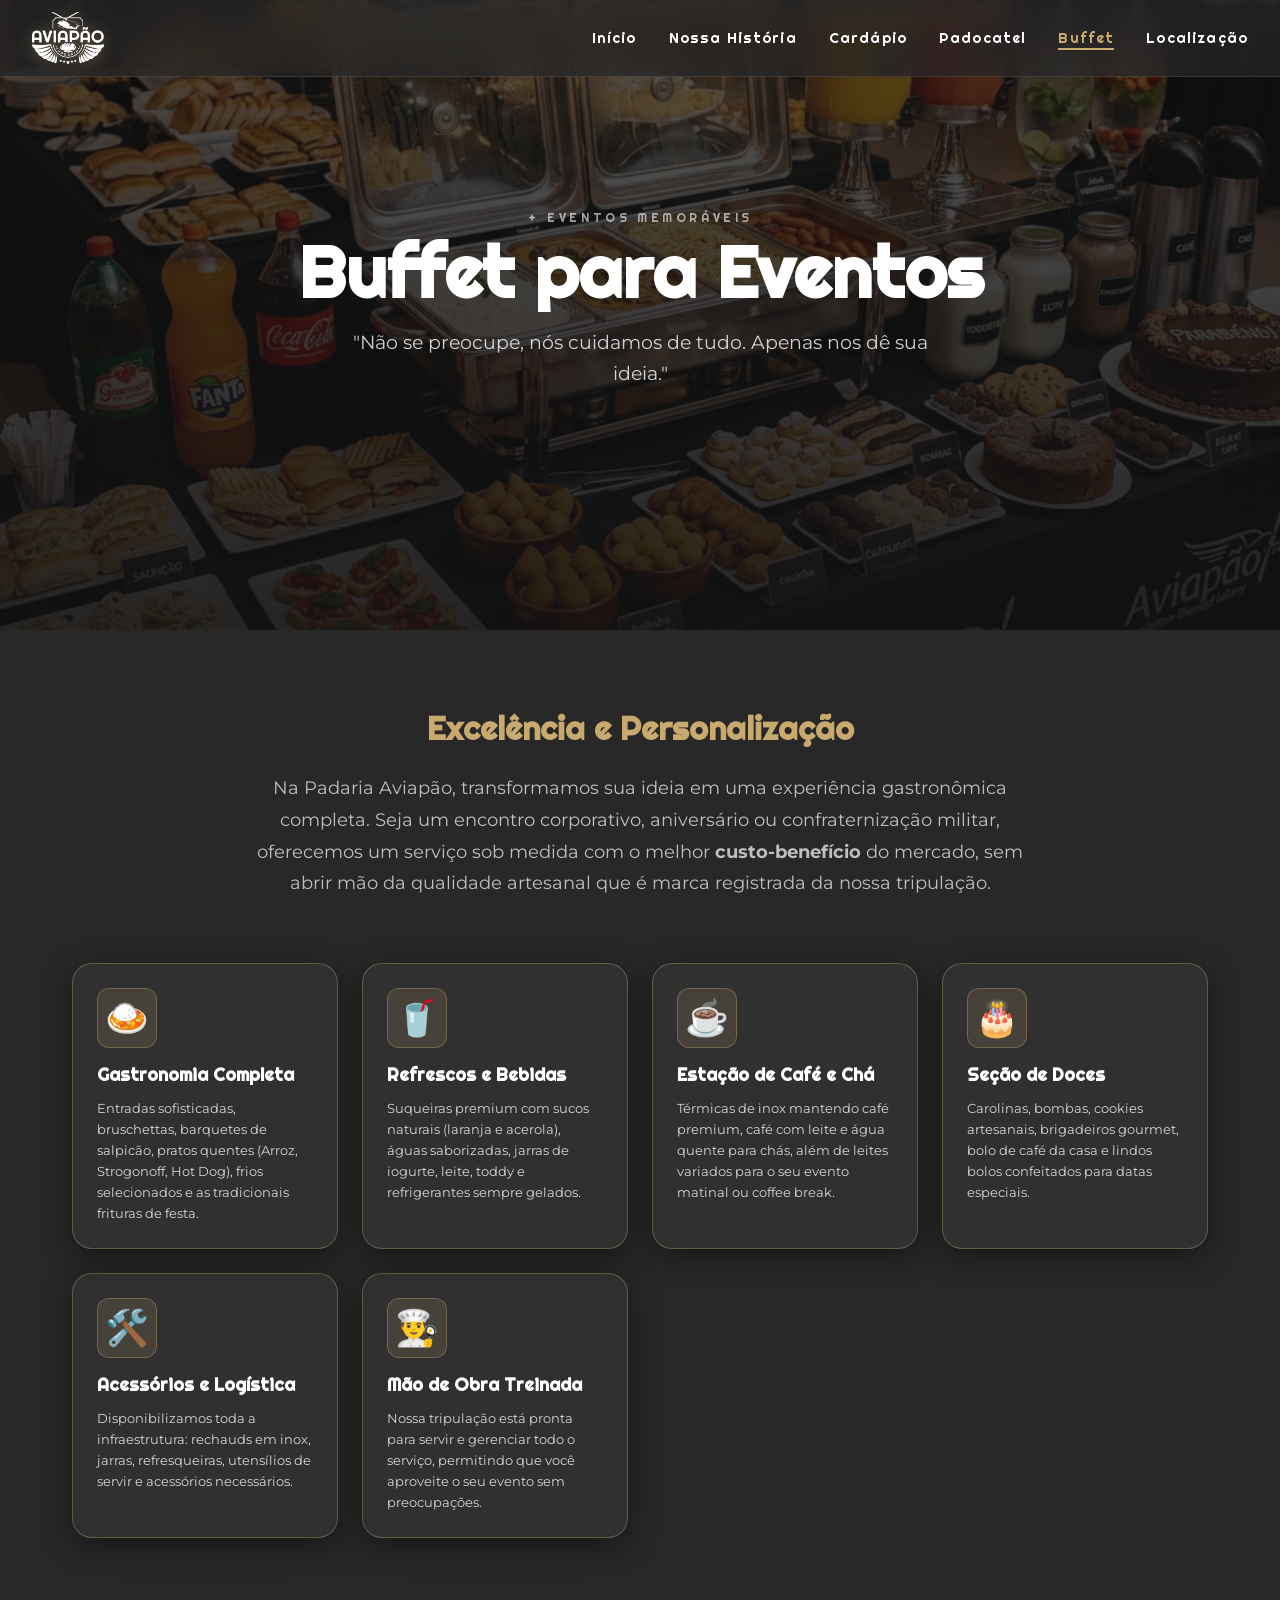
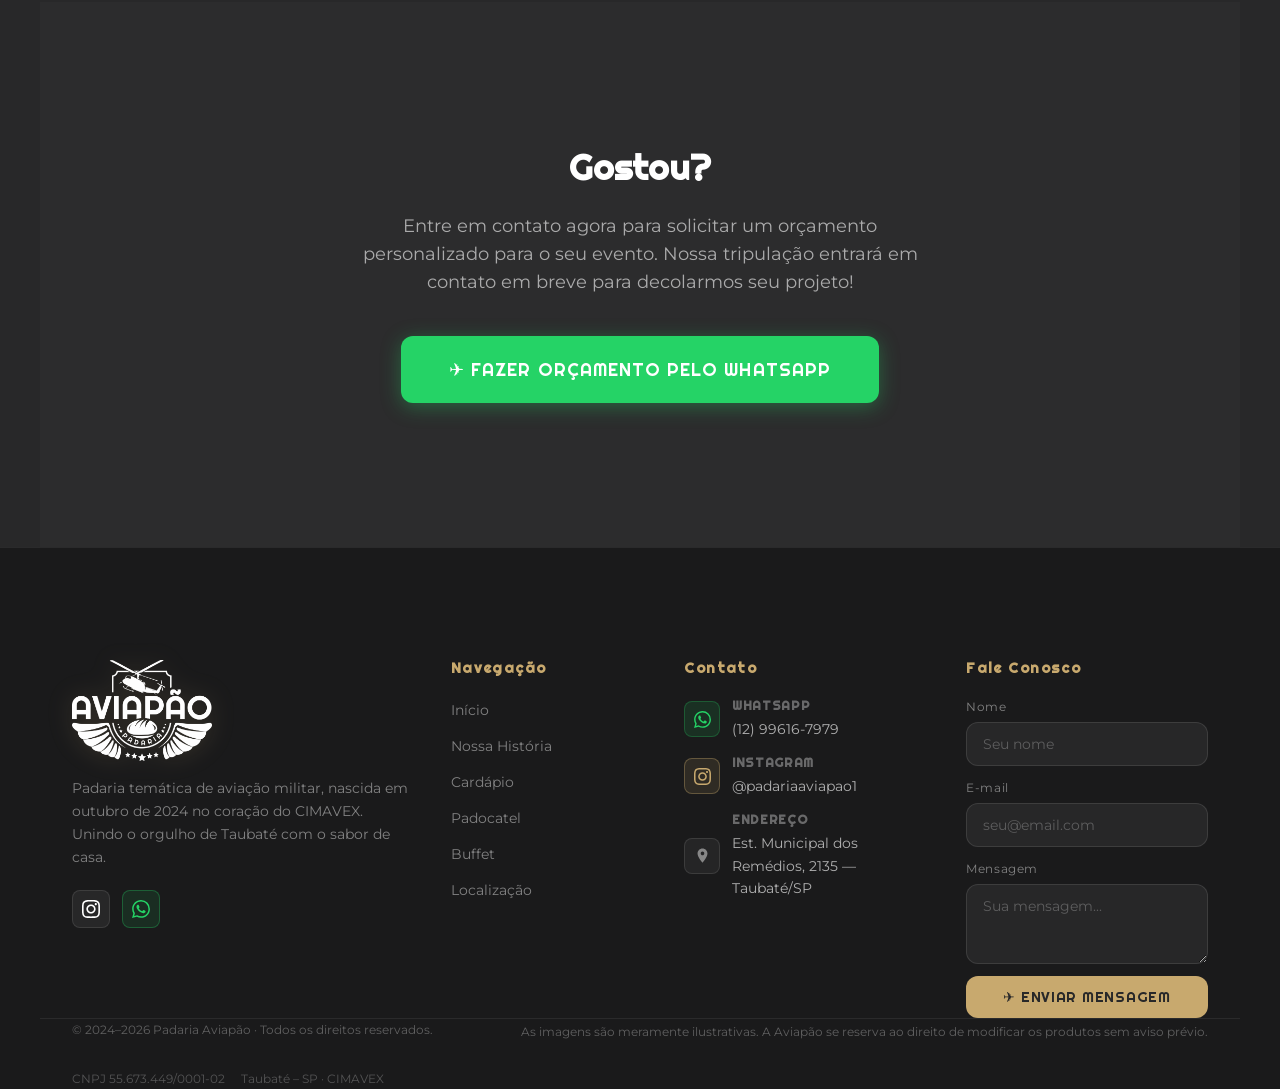
<file: buffet.html>
<!DOCTYPE html>
<html lang="pt-BR">
<head>
  <!-- Google tag (gtag.js) -->
  <script async src="https://www.googletagmanager.com/gtag/js?id=AW-17520484364"></script>
  <script>
    window.dataLayer = window.dataLayer || [];
    function gtag(){dataLayer.push(arguments);}
    gtag('js', new Date());

    gtag('config', 'AW-17520484364');
  </script>

  <meta charset="UTF-8" />
  <meta name="viewport" content="width=device-width, initial-scale=1.0" />
  <meta name="description" content="Buffet para eventos Aviapão — Soluções personalizadas em gastronomia temática, coffee breaks, coquetéis e eventos completos com o sabor e a qualidade que você já conhece." />
  <meta name="keywords" content="buffet eventos taubaté, catering para empresas, buffet personalizado, coffee break temático, aviapão eventos, gastronomia militar" />
  <title>Buffet para Eventos — Padaria Aviapão</title>
  <link rel="stylesheet" href="css/style.css" />
  <link rel="preconnect" href="https://fonts.googleapis.com" />
  <link rel="preconnect" href="https://fonts.gstatic.com" crossorigin />
  <link href="https://fonts.googleapis.com/css2?family=Righteous&family=Montserrat:wght@300;400;600;700&display=swap" rel="stylesheet" />
</head>
<body class="page-fade-in">

  <!-- HEADER -->
  <header id="header" role="banner">
    <a href="index.html" aria-label="Ir para a página inicial">
      <img src="assets/logo_branco.png.png" alt="Logo Aviapão" class="nav-logo" onerror="this.style.display='none'; this.nextElementSibling.style.display='block';" />
      <span style="display:none; font-family:'Righteous',sans-serif; font-size:1.3rem; color:#fff; letter-spacing:0.08em;">✈ AVIAPÃO</span>
    </a>

    <button class="hamburger" id="hamburger-btn" aria-label="Abrir menu" aria-expanded="false">
      <span></span><span></span><span></span>
    </button>

    <nav aria-label="Navegação principal">
      <ul class="nav-links" id="nav-links" role="list">
        <li><a href="index.html"             id="nav-inicio">Início</a></li>
        <li><a href="index.html#historia"    id="nav-historia">Nossa História</a></li>
        <li><a href="cardapio.html"          id="nav-cardapio">Cardápio</a></li>
        <li><a href="padocatel.html"         id="nav-padocatel">Padocatel</a></li>
        <li><a href="buffet.html" class="active" id="nav-buffet">Buffet</a></li>
        <li><a href="index.html#localizacao" id="nav-localizacao">Localização</a></li>
      </ul>
    </nav>
  </header>

  <main role="main">

    <!-- HERO SECTION -->
    <section class="page-hero" style="background: linear-gradient(rgba(18,18,19,0.7), rgba(18,18,19,0.9)), url('assets/buffet_hero.png'); background-size: cover; background-position: center; min-height: 70vh; display: flex; align-items: center; justify-content: center; text-align: center; padding: 4rem 2rem;">
      <div class="container" style="max-width: 800px;">
        <p class="page-hero-label" aria-hidden="true">✦ Eventos Memoráveis</p>
        <h1 style="font-size: clamp(2.5rem, 8vw, 4.5rem);">Buffet para Eventos</h1>
        <p style="font-size: 1.2rem; color: rgba(255,255,255,0.8); margin-bottom: 2rem;">"Não se preocupe, nós cuidamos de tudo. Apenas nos dê sua ideia."</p>
      </div>
    </section>

    <!-- SOBRE O BUFFET -->
    <section class="section container" style="padding-top: 5rem;">
      <div class="text-center" style="max-width: 800px; margin: 0 auto 4rem;">
        <h2 style="font-family: var(--font-heading); color: var(--accent); font-size: 2rem; margin-bottom: 1.5rem;">Excelência e Personalização</h2>
        <p style="color: rgba(255,255,255,0.7); line-height: 1.8; font-size: 1.1rem;">
          Na Padaria Aviapão, transformamos sua ideia em uma experiência gastronômica completa. 
          Seja um encontro corporativo, aniversário ou confraternização militar, oferecemos um serviço sob medida 
          com o melhor <strong>custo-benefício</strong> do mercado, sem abrir mão da qualidade artesanal 
          que é marca registrada da nossa tripulação.
        </p>
      </div>

      <div class="pilares-grid reveal">
        <div class="pilar-card glass">
          <div class="pilar-icon">🍛</div>
          <h3 style="font-size: 1.1rem; margin-bottom: 0.8rem;">Gastronomia Completa</h3>
          <p style="font-size: 0.82rem; line-height: 1.6; opacity: 0.8;">Entradas sofisticadas, bruschettas, barquetes de salpicão, pratos quentes (Arroz, Strogonoff, Hot Dog), frios selecionados e as tradicionais frituras de festa.</p>
        </div>

        <div class="pilar-card glass">
          <div class="pilar-icon">🥤</div>
          <h3 style="font-size: 1.1rem; margin-bottom: 0.8rem;">Refrescos e Bebidas</h3>
          <p style="font-size: 0.82rem; line-height: 1.6; opacity: 0.8;">Suqueiras premium com sucos naturais (laranja e acerola), águas saborizadas, jarras de iogurte, leite, toddy e refrigerantes sempre gelados.</p>
        </div>

        <div class="pilar-card glass">
          <div class="pilar-icon">☕</div>
          <h3 style="font-size: 1.1rem; margin-bottom: 0.8rem;">Estação de Café e Chá</h3>
          <p style="font-size: 0.82rem; line-height: 1.6; opacity: 0.8;">Térmicas de inox mantendo café premium, café com leite e água quente para chás, além de leites variados para o seu evento matinal ou coffee break.</p>
        </div>

        <div class="pilar-card glass">
          <div class="pilar-icon">🎂</div>
          <h3 style="font-size: 1.1rem; margin-bottom: 0.8rem;">Seção de Doces</h3>
          <p style="font-size: 0.82rem; line-height: 1.6; opacity: 0.8;">Carolinas, bombas, cookies artesanais, brigadeiros gourmet, bolo de café da casa e lindos bolos confeitados para datas especiais.</p>
        </div>

        <div class="pilar-card glass">
          <div class="pilar-icon">🛠️</div>
          <h3 style="font-size: 1.1rem; margin-bottom: 0.8rem;">Acessórios e Logística</h3>
          <p style="font-size: 0.82rem; line-height: 1.6; opacity: 0.8;">Disponibilizamos toda a infraestrutura: rechauds em inox, jarras, refresqueiras, utensílios de servir e acessórios necessários.</p>
        </div>

        <div class="pilar-card glass">
          <div class="pilar-icon">👨‍🍳</div>
          <h3 style="font-size: 1.1rem; margin-bottom: 0.8rem;">Mão de Obra Treinada</h3>
          <p style="font-size: 0.82rem; line-height: 1.6; opacity: 0.8;">Nossa tripulação está pronta para servir e gerenciar todo o serviço, permitindo que você aproveite o seu evento sem preocupações.</p>
        </div>
      </div>
    </section>

    <!-- CTA SECTION -->
    <section class="section" style="background: rgba(255,255,255,0.02); margin-top: 4rem;">
      <div class="container text-center reveal" style="padding: 4rem 1rem;">
        <h2 style="font-family: var(--font-heading); font-size: 2.2rem; color: #fff; margin-bottom: 1.5rem;">Gostou?</h2>
        <p style="color: rgba(255,255,255,0.6); margin-bottom: 2.5rem; font-size: 1.1rem; max-width: 600px; margin-left: auto; margin-right: auto;">
          Entre em contato agora para solicitar um orçamento personalizado para o seu evento. 
          Nossa tripulação entrará em contato em breve para decolarmos seu projeto!
        </p>
        <a
          href="https://wa.me/5512996167979?text=Ol%C3%A1%2C+gostaria+de+saber+mais+sobre+buffets+personalizados+para+meu+evento."
          class="btn btn-whatsapp"
          id="cta-buffet-wpp"
          target="_blank"
          rel="noopener noreferrer"
          style="font-size:1.1rem; padding:1.2rem 3rem;"
        >
          ✈ Fazer Orçamento pelo WhatsApp
        </a>
      </div>
    </section>

  </main>

  <!-- FOOTER COMPLETO (Sincronizado) -->
  <footer id="footer" role="contentinfo">
    <div class="footer-grid container" style="padding-top:3rem;">

      <!-- Marca -->
      <div class="footer-brand">
        <img src="assets/logo_branco.png.png" alt="Logo Aviapão" class="footer-logo" onerror="this.style.display='none';" />
        <p>Padaria temática de aviação militar, nascida em outubro de 2024 no coração do CIMAVEX. Unindo o orgulho de Taubaté com o sabor de casa.</p>
        <div class="social-links" role="list" aria-label="Redes sociais">
          <a href="https://www.instagram.com/padariaaviapao1/" target="_blank" rel="noopener noreferrer" class="social-link" id="link-instagram-b" aria-label="Instagram" role="listitem">
            <svg viewBox="0 0 24 24" aria-hidden="true"><path d="M12 2.163c3.204 0 3.584.012 4.85.07 3.252.148 4.771 1.691 4.919 4.919.058 1.265.069 1.645.069 4.849 0 3.205-.012 3.584-.069 4.849-.149 3.225-1.664 4.771-4.919 4.919-1.266.058-1.644.07-4.85.07-3.204 0-3.584-.012-4.849-.07-3.26-.149-4.771-1.699-4.919-4.92-.058-1.265-.07-1.644-.07-4.849 0-3.204.013-3.583.07-4.849.149-3.227 1.664-4.771 4.919-4.919 1.266-.057 1.645-.069 4.849-.069zm0-2.163c-3.259 0-3.667.014-4.947.072-4.358.2-6.78 2.618-6.98 6.98-.059 1.281-.073 1.689-.073 4.948 0 3.259.014 3.668.072 4.948.2 4.358 2.618 6.78 6.98 6.98 1.281.058 1.689.072 4.948.072 3.259 0 3.668-.014 4.948-.072 4.354-.2 6.782-2.618 6.979-6.98.059-1.28.073-1.689.073-4.948 0-3.259-.014-3.667-.072-4.947-.196-4.354-2.617-6.78-6.979-6.98-1.281-.059-1.69-.073-4.949-.073zm0 5.838c-3.403 0-6.162 2.759-6.162 6.162s2.759 6.163 6.162 6.163 6.162-2.759 6.162-6.163c0-3.403-2.759-6.162-6.162-6.162zm0 10.162c-2.209 0-4-1.79-4-4 0-2.209 1.791-4 4-4s4 1.791 4 4c0 2.21-1.791 4-4 4zm6.406-11.845c-.796 0-1.441.645-1.441 1.44s.645 1.44 1.441 1.44c.795 0 1.439-.645 1.439-1.44s-.644-1.44-1.439-1.44z"/></svg>
          </a>
          <a href="https://wa.me/5512996167979" target="_blank" rel="noopener noreferrer" class="social-link" id="link-wpp-social-b" aria-label="WhatsApp" role="listitem" style="background:rgba(37,211,102,0.1); border-color:rgba(37,211,102,0.3);">
            <svg viewBox="0 0 24 24" aria-hidden="true" style="fill:#25D366;"><path d="M17.472 14.382c-.297-.149-1.758-.867-2.03-.967-.273-.099-.471-.148-.67.15-.197.297-.767.966-.94 1.164-.173.199-.347.223-.644.075-.297-.15-1.255-.463-2.39-1.475-.883-.788-1.48-1.761-1.653-2.059-.173-.297-.018-.458.13-.606.134-.133.298-.347.446-.52.149-.174.198-.298.298-.497.099-.198.05-.371-.025-.52-.075-.149-.669-1.612-.916-2.207-.242-.579-.487-.5-.669-.51-.173-.008-.371-.01-.57-.01-.198 0-.52.074-.792.372-.272.297-1.04 1.016-1.04 2.479 0 1.462 1.065 2.875 1.213 3.074.149.198 2.096 3.2 5.077 4.487.709.306 1.262.489 1.694.625.712.227 1.36.195 1.871.118.571-.085 1.758-.719 2.006-1.413.248-.694.248-1.289.173-1.413-.074-.124-.272-.198-.57-.347m-5.421 7.403h-.004a9.87 9.87 0 01-5.031-1.378l-.361-.214-3.741.982.998-3.648-.235-.374a9.86 9.86 0 01-1.51-5.26c.001-5.45 4.436-9.884 9.888-9.884 2.64 0 5.122 1.03 6.988 2.898a9.825 9.825 0 012.893 6.994c-.003 5.45-4.437 9.884-9.885 9.884m8.413-18.297A11.815 11.815 0 0012.05 0C5.495 0 .16 5.335.157 11.892c0 2.096.547 4.142 1.588 5.945L.057 24l6.305-1.654a11.882 11.882 0 005.683 1.448h.005c6.554 0 11.89-5.335 11.893-11.893a11.821 11.821 0 00-3.48-8.413z"/></svg>
          </a>
        </div>
      </div>

      <!-- Navegação -->
      <div class="footer-col">
        <h4>Navegação</h4>
        <ul>
          <li><a href="index.html">Início</a></li>
          <li><a href="index.html#historia">Nossa História</a></li>
          <li><a href="cardapio.html">Cardápio</a></li>
          <li><a href="padocatel.html">Padocatel</a></li>
          <li><a href="buffet.html">Buffet</a></li>
          <li><a href="index.html#localizacao">Localização</a></li>
        </ul>
      </div>

      <!-- Contato -->
      <div class="footer-col footer-col-contact">
        <h4>Contato</h4>
        <div class="footer-contact-list">
          <a href="https://wa.me/5512996167979?text=Ol%C3%A1%21+Gostaria+de+mais+informa%C3%A7%C3%B5es+sobre+a+Padaria+Aviap%C3%A3o." class="footer-contact-item" target="_blank" rel="noopener noreferrer" id="link-wpp-footer-b">
            <span class="footer-contact-icon wpp"><svg viewBox="0 0 24 24" aria-hidden="true"><path d="M17.472 14.382c-.297-.149-1.758-.867-2.03-.967-.273-.099-.471-.148-.67.15-.197.297-.767.966-.94 1.164-.173.199-.347.223-.644.075-.297-.15-1.255-.463-2.39-1.475-.883-.788-1.48-1.761-1.653-2.059-.173-.297-.018-.458.13-.606.134-.133.298-.347.446-.52.149-.174.198-.298.298-.497.099-.198.05-.371-.025-.52-.075-.149-.669-1.612-.916-2.207-.242-.579-.487-.5-.669-.51-.173-.008-.371-.01-.57-.01-.198 0-.52.074-.792.372-.272.297-1.04 1.016-1.04 2.479 0 1.462 1.065 2.875 1.213 3.074.149.198 2.096 3.2 5.077 4.487.709.306 1.262.489 1.694.625.712.227 1.36.195 1.871.118.571-.085 1.758-.719 2.006-1.413.248-.694.248-1.289.173-1.413-.074-.124-.272-.198-.57-.347m-5.421 7.403h-.004a9.87 9.87 0 01-5.031-1.378l-.361-.214-3.741.982.998-3.648-.235-.374a9.86 9.86 0 01-1.51-5.26c.001-5.45 4.436-9.884 9.888-9.884 2.64 0 5.122 1.03 6.988 2.898a9.825 9.825 0 012.893 6.994c-.003 5.45-4.437 9.884-9.885 9.884m8.413-18.297A11.815 11.815 0 0012.05 0C5.495 0 .16 5.335.157 11.892c0 2.096.547 4.142 1.588 5.945L.057 24l6.305-1.654a11.882 11.882 0 005.683 1.448h.005c6.554 0 11.89-5.335 11.893-11.893a11.821 11.821 0 00-3.48-8.413z"/></svg></span>
            <span class="footer-contact-text"><strong>WhatsApp</strong>(12) 99616-7979</span>
          </a>
          <a href="https://www.instagram.com/padariaaviapao1/" class="footer-contact-item" target="_blank" rel="noopener noreferrer" id="link-inst-footer-b">
            <span class="footer-contact-icon inst"><svg viewBox="0 0 24 24" aria-hidden="true"><path d="M12 2.163c3.204 0 3.584.012 4.85.07 3.252.148 4.771 1.691 4.919 4.919.058 1.265.069 1.645.069 4.849 0 3.205-.012 3.584-.069 4.849-.149 3.225-1.664 4.771-4.919 4.919-1.266.058-1.644.07-4.85.07-3.204 0-3.584-.012-4.849-.07-3.26-.149-4.771-1.699-4.919-4.92-.058-1.265-.07-1.644-.07-4.849 0-3.204.013-3.583.07-4.849.149-3.227 1.664-4.771 4.919-4.919 1.266-.057 1.645-.069 4.849-.069zm0-2.163c-3.259 0-3.667.014-4.947.072-4.358.2-6.78 2.618-6.98 6.98-.059 1.281-.073 1.689-.073 4.948 0 3.259.014 3.668.072 4.948.2 4.358 2.618 6.78 6.98 6.98 1.281.058 1.689.072 4.948.072 3.259 0 3.668-.014 4.948-.072 4.354-.2 6.782-2.618 6.979-6.98.059-1.28.073-1.689.073-4.948 0-3.259-.014-3.667-.072-4.947-.196-4.354-2.617-6.78-6.979-6.98-1.281-.059-1.69-.073-4.949-.073zm0 5.838c-3.403 0-6.162 2.759-6.162 6.162s2.759 6.163 6.162 6.163 6.162-2.759 6.162-6.163c0-3.403-2.759-6.162-6.162-6.162zm0 10.162c-2.209 0-4-1.79-4-4 0-2.209 1.791-4 4-4s4 1.791 4 4c0 2.21-1.791 4-4 4zm6.406-11.845c-.796 0-1.441.645-1.441 1.44s.645 1.44 1.441 1.44c.795 0 1.439-.645 1.439-1.44s-.644-1.44-1.439-1.44z"/></svg></span>
            <span class="footer-contact-text"><strong>Instagram</strong>@padariaaviapao1</span>
          </a>
          <a href="https://maps.app.goo.gl/nz17kppYzpH5Htuy9" class="footer-contact-item" target="_blank" rel="noopener noreferrer" id="link-addr-footer-b">
            <span class="footer-contact-icon addr"><svg viewBox="0 0 24 24" aria-hidden="true"><path d="M12 2C8.13 2 5 5.13 5 9c0 5.25 7 13 7 13s7-7.75 7-13c0-3.87-3.13-7-7-7zm0 9.5c-1.38 0-2.5-1.12-2.5-2.5s1.12-2.5 2.5-2.5 2.5 1.12 2.5 2.5-1.12 2.5-2.5 2.5z"/></svg></span>
            <span class="footer-contact-text"><strong>Endereço</strong>Est. Municipal dos Remédios, 2135 — Taubaté/SP</span>
          </a>
        </div>
      </div>

      <!-- Formulário -->
      <div class="footer-col">
        <h4>Fale Conosco</h4>
        <form id="contact-form-b" class="contact-form" action="https://formsubmit.co/marcoassa@gmail.com" method="POST" aria-label="Formulário de contato">
          <input type="hidden" name="_subject" value="Novo contato pelo Buffet Aviapão" />
          <input type="hidden" name="_captcha" value="false" />
          <input type="hidden" name="_template" value="box" />
          <input type="text" name="_honey" style="display:none;" tabindex="-1" />
          <div class="form-field">
            <label for="contact-nome-b">Nome</label>
            <input type="text" id="contact-nome-b" name="nome" placeholder="Seu nome" required />
          </div>
          <div class="form-field">
            <label for="contact-email-b">E-mail</label>
            <input type="email" id="contact-email-b" name="email" placeholder="seu@email.com" required />
          </div>
          <div class="form-field">
            <label for="contact-msg-b">Mensagem</label>
            <textarea id="contact-msg-b" name="mensagem" rows="3" placeholder="Sua mensagem..." required></textarea>
          </div>
          <button type="submit" class="form-submit" id="btn-enviar-b">✈ Enviar Mensagem</button>
        </form>
      </div>

    </div>

    <div class="footer-bottom container">
      <p>© 2024–2026 Padaria Aviapão · Todos os direitos reservados.</p>
      <p style="margin-top:0.3rem; line-height:1.4;">
        As imagens são meramente ilustrativas. A Aviapão se reserva ao direito de modificar os produtos sem aviso prévio.
      </p>
      <p style="display:flex; align-items:center; gap:1rem; flex-wrap:wrap; margin-top:1rem;">
        <span style="color:rgba(255,255,255,0.25);">CNPJ 55.673.449/0001-02</span>
        <a href="https://maps.app.goo.gl/nz17kppYzpH5Htuy9" target="_blank" rel="noopener noreferrer" style="color:rgba(255,255,255,0.25); transition:color 0.3s;">Taubaté – SP · CIMAVEX</a>
      </p>
    </div>
  </footer>

  <script src="js/main.js"></script>
</body>
</html>
</file>
<file: css/style.css>
/* ============================================================
   PADARIA AVIAPÃO — DESIGN SYSTEM
   ============================================================ */

@import url('https://fonts.googleapis.com/css2?family=Righteous&family=Montserrat:wght@300;400;600;700&display=swap');

/* ── RESET & ROOT ─────────────────────────────────────────── */
*, *::before, *::after { box-sizing: border-box; margin: 0; padding: 0; }

:root {
  --bg-dark:    #282829;
  --bg-light:   #E6E7E8;
  --text-dark:  #373435;
  --text-light: #FFFFFF;
  --accent:     #C8A96E;       /* dourado aviação */
  --accent-dim: rgba(200,169,110,0.15);
  --glass-bg:   rgba(40,40,41,0.72);
  --glass-border: rgba(255,255,255,0.10);
  --metal-border: rgba(200,169,110,0.35);
  --radius:     12px;
  --radius-lg:  20px;
  --transition: 0.35s cubic-bezier(0.4,0,0.2,1);
  --font-heading: 'Righteous', sans-serif;
  --font-body:    'Montserrat', sans-serif;
  --shadow-card:  0 8px 32px rgba(0,0,0,0.45);
  --shadow-hover: 0 16px 48px rgba(0,0,0,0.65);
}

html { scroll-behavior: smooth; font-size: 16px; }

body {
  background: var(--bg-dark);
  color: var(--text-light);
  font-family: var(--font-body);
  overflow-x: hidden;
  line-height: 1.6;
}

img { max-width: 100%; display: block; }
a  { text-decoration: none; color: inherit; }

/* ── TYPOGRAPHY ───────────────────────────────────────────── */
h1, h2, h3, h4 { font-family: var(--font-heading); line-height: 1.2; }

h1 { font-size: clamp(2rem, 5vw, 3.5rem); }
h2 { font-size: clamp(1.6rem, 3.5vw, 2.6rem); }
h3 { font-size: clamp(1.1rem, 2vw, 1.5rem); }

.text-accent { color: var(--accent); }
.text-muted  { color: rgba(255,255,255,0.55); font-size: 0.9rem; }

/* ── HEADER / NAV ─────────────────────────────────────────── */
#header {
  position: fixed;
  top: 0; left: 0; right: 0;
  z-index: 1000;
  padding: 0.75rem 2rem;
  background: var(--glass-bg);
  backdrop-filter: blur(18px) saturate(1.4);
  -webkit-backdrop-filter: blur(18px) saturate(1.4);
  border-bottom: 1px solid var(--glass-border);
  display: flex;
  align-items: center;
  justify-content: space-between;
  transition: padding var(--transition), background var(--transition);
}

#header.scrolled {
  padding: 0.4rem 2rem;
  background: rgba(40,40,41,0.92);
}

.nav-logo {
  height: 52px;
  width: auto;
  object-fit: contain;
  filter: drop-shadow(0 0 8px rgba(200,169,110,0.4));
  transition: transform var(--transition);
}
.nav-logo:hover { transform: scale(1.05); }

.nav-links {
  display: flex;
  gap: 2rem;
  list-style: none;
  align-items: center;
}

.nav-links a {
  font-family: var(--font-heading);
  font-size: 0.9rem;
  letter-spacing: 0.08em;
  color: var(--text-light);
  position: relative;
  padding-bottom: 3px;
  transition: color var(--transition);
}

.nav-links a::after {
  content: '';
  position: absolute;
  bottom: 0; left: 0;
  width: 0; height: 2px;
  background: var(--accent);
  transition: width var(--transition);
}

.nav-links a:hover { color: var(--accent); }
.nav-links a:hover::after { width: 100%; }

.nav-links a.active { color: var(--accent); }
.nav-links a.active::after { width: 100%; }

/* Hamburger */
.hamburger {
  display: none;
  flex-direction: column;
  gap: 5px;
  cursor: pointer;
  padding: 4px;
  background: none;
  border: none;
}
.hamburger span {
  display: block;
  width: 26px; height: 2px;
  background: var(--text-light);
  border-radius: 2px;
  transition: var(--transition);
}
.hamburger.open span:nth-child(1) { transform: rotate(45deg) translate(5px, 5px); }
.hamburger.open span:nth-child(2) { opacity: 0; }
.hamburger.open span:nth-child(3) { transform: rotate(-45deg) translate(5px,-5px); }

/* ── BUTTONS ──────────────────────────────────────────────── */
.btn {
  display: inline-flex;
  align-items: center;
  gap: 0.5rem;
  padding: 0.85rem 2rem;
  border-radius: var(--radius);
  font-family: var(--font-heading);
  font-size: 0.95rem;
  letter-spacing: 0.06em;
  border: none;
  cursor: pointer;
  transition: var(--transition);
  text-transform: uppercase;
}

.btn-primary {
  background: var(--accent);
  color: var(--bg-dark);
  box-shadow: 0 4px 20px rgba(200,169,110,0.35);
}
.btn-primary:hover {
  background: #daba80;
  transform: translateY(-2px);
  box-shadow: 0 8px 28px rgba(200,169,110,0.5);
}

.btn-outline {
  background: transparent;
  color: var(--text-light);
  border: 2px solid rgba(255,255,255,0.45);
}
.btn-outline:hover {
  border-color: var(--accent);
  color: var(--accent);
  transform: translateY(-2px);
}

.btn-whatsapp {
  background: #25D366;
  color: #fff;
  box-shadow: 0 4px 20px rgba(37,211,102,0.35);
}
.btn-whatsapp:hover {
  background: #1ebe5a;
  transform: translateY(-2px);
  box-shadow: 0 8px 28px rgba(37,211,102,0.5);
}

/* ── SECTION BASE ─────────────────────────────────────────── */
.section {
  padding: 5rem 2rem;
  max-width: 1200px;
  margin: 0 auto;
}

.section-full {
  padding: 5rem 2rem;
  width: 100%;
}

.section-title {
  text-align: center;
  margin-bottom: 0.75rem;
}

.section-subtitle {
  text-align: center;
  color: rgba(255,255,255,0.6);
  font-size: 1rem;
  margin-bottom: 3rem;
}

.section-divider {
  display: flex;
  align-items: center;
  justify-content: center;
  gap: 1rem;
  margin-bottom: 3rem;
}
.section-divider::before, .section-divider::after {
  content: '';
  flex: 1;
  max-width: 120px;
  height: 1px;
  background: linear-gradient(to right, transparent, var(--accent));
}
.section-divider::after {
  background: linear-gradient(to left, transparent, var(--accent));
}
.section-divider span {
  font-family: var(--font-heading);
  color: var(--accent);
  font-size: 1.1rem;
  letter-spacing: 0.1em;
}

/* ── HERO SECTION ─────────────────────────────────────────── */
#hero {
  position: relative;
  height: 100vh;
  min-height: 600px;
  display: flex;
  align-items: center;
  justify-content: center;
  text-align: center;
  overflow: hidden;
}

.hero-bg {
  position: absolute;
  inset: 0;
  background-image: url('../assets/hero_bg.png');
  background-size: cover;
  background-position: center;
  transform: scale(1.1);
  will-change: transform;
}

.hero-overlay {
  position: absolute;
  inset: 0;
  background: linear-gradient(
    180deg,
    rgba(40,40,41,0.55) 0%,
    rgba(40,40,41,0.75) 60%,
    rgba(40,40,41,0.95) 100%
  );
}

.hero-content {
  position: relative;
  z-index: 2;
  display: flex;
  flex-direction: column;
  align-items: center;
  gap: 1.2rem;
  padding: 0 1rem;
}

.hero-logo {
  width: clamp(220px, 35vw, 420px);
  height: auto;
  filter: drop-shadow(0 4px 24px rgba(0,0,0,0.7)) drop-shadow(0 0 40px rgba(200,169,110,0.2));
  animation: floatLogo 4s ease-in-out infinite;
}

@keyframes floatLogo {
  0%, 100% { transform: translateY(0); }
  50%       { transform: translateY(-10px); }
}

.hero-badge {
  display: inline-block;
  font-family: var(--font-heading);
  font-size: 0.75rem;
  letter-spacing: 0.25em;
  text-transform: uppercase;
  color: var(--accent);
  border: 1px solid var(--metal-border);
  padding: 0.3rem 1.2rem;
  border-radius: 2px;
}

.hero-title {
  color: var(--text-light);
  text-shadow: 0 2px 20px rgba(0,0,0,0.6);
  max-width: 700px;
}

.hero-slogan {
  font-family: var(--font-body);
  font-size: clamp(1rem, 2.5vw, 1.3rem);
  font-weight: 300;
  color: rgba(255,255,255,0.75);
  letter-spacing: 0.1em;
}

.hero-ctas {
  display: flex;
  gap: 1rem;
  flex-wrap: wrap;
  justify-content: center;
  margin-top: 0.5rem;
}

.hero-scroll {
  position: absolute;
  bottom: 2rem;
  left: 50%;
  transform: translateX(-50%);
  display: flex;
  flex-direction: column;
  align-items: center;
  gap: 0.4rem;
  color: rgba(255,255,255,0.45);
  font-size: 0.7rem;
  letter-spacing: 0.1em;
  text-transform: uppercase;
  animation: bounceDown 2s ease-in-out infinite;
  z-index: 2;
}

.hero-scroll svg { width: 20px; }

@keyframes bounceDown {
  0%,100% { transform: translateX(-50%) translateY(0); }
  50%      { transform: translateX(-50%) translateY(8px); }
}

/* ── NOSSA HISTÓRIA ───────────────────────────────────────── */
#historia {
  background: var(--bg-dark);
}

.historia-grid {
  display: grid;
  grid-template-columns: 1fr 1fr;
  gap: 3rem;
  align-items: center;
  max-width: 1200px;
  margin: 0 auto;
  padding: 5rem 2rem;
}

.historia-text .label {
  display: inline-block;
  font-family: var(--font-heading);
  font-size: 0.75rem;
  letter-spacing: 0.3em;
  color: var(--accent);
  text-transform: uppercase;
  margin-bottom: 1rem;
}

.historia-text h2 {
  margin-bottom: 1.5rem;
}

.historia-text p {
  color: rgba(255,255,255,0.75);
  font-size: 1rem;
  line-height: 1.85;
  margin-bottom: 1.5rem;
}

.historia-tag {
  display: inline-block;
  font-family: var(--font-heading);
  font-size: 0.85rem;
  letter-spacing: 0.12em;
  color: var(--accent);
  border: 1px solid var(--metal-border);
  padding: 0.45rem 1.3rem;
  border-radius: 2px;
  margin-top: 0.5rem;
}

.historia-image {
  position: relative;
  border-radius: var(--radius-lg);
  overflow: hidden;
  box-shadow: var(--shadow-card);
  border: 1px solid var(--metal-border);
  aspect-ratio: 4/3;
}

.historia-image img {
  width: 100%; height: 100%;
  object-fit: cover;
  transition: transform 0.6s ease;
}
.historia-image:hover img { transform: scale(1.04); }

.historia-image::after {
  content: '';
  position: absolute;
  inset: 0;
  border-radius: var(--radius-lg);
  border: 1px solid rgba(200,169,110,0.2);
  pointer-events: none;
}

/* ── PILARES ──────────────────────────────────────────────── */
#pilares {
  background: linear-gradient(180deg, var(--bg-dark) 0%, #202021 100%);
  padding: 5rem 2rem;
}

.pilares-grid {
  display: grid;
  grid-template-columns: repeat(4, 1fr);
  gap: 1.5rem;
  max-width: 1200px;
  margin: 0 auto;
}

.pilar-card {
  background: rgba(255,255,255,0.04);
  border: 1px solid var(--metal-border);
  border-radius: var(--radius-lg);
  overflow: hidden;
  transition: var(--transition);
  cursor: default;
  box-shadow: var(--shadow-card);
}

.pilar-card:hover {
  transform: translateY(-8px) scale(1.02);
  box-shadow: var(--shadow-hover);
  border-color: rgba(200,169,110,0.55);
}

.pilar-card-img {
  position: relative;
  aspect-ratio: 3/2;
  overflow: hidden;
}

.pilar-card-img img {
  width: 100%; height: 100%;
  object-fit: cover;
  transition: transform 0.5s ease;
}

.pilar-card:hover .pilar-card-img img { transform: scale(1.08); }

.pilar-card-img::after {
  content: '';
  position: absolute;
  inset: 0;
  background: linear-gradient(180deg, transparent 40%, rgba(40,40,41,0.85) 100%);
}

.pilar-card-body {
  padding: 1.25rem 1.1rem 1.5rem;
}

.pilar-number {
  font-family: var(--font-heading);
  font-size: 0.7rem;
  color: var(--accent);
  letter-spacing: 0.25em;
  margin-bottom: 0.5rem;
}

.pilar-card-body h3 {
  margin-bottom: 0.75rem;
  font-size: 1rem;
}

.pilar-card-body p {
  font-size: 0.85rem;
  color: rgba(255,255,255,0.65);
  line-height: 1.7;
}

.pilar-icon {
  font-size: 2.2rem;
  margin-bottom: 1rem;
  background: var(--accent-dim);
  width: 60px;
  height: 60px;
  display: flex;
  align-items: center;
  justify-content: center;
  border-radius: 12px;
  border: 1px solid var(--metal-border);
}

.pilar-card.glass:not(:has(.pilar-card-img)) {
  padding: 1.5rem;
}

.team-banner {
  max-width: 1200px;
  margin: 6rem auto 0;
  position: relative;
  border-radius: var(--radius-lg);
  overflow: hidden;
  aspect-ratio: 16/5;
  border: 1px solid var(--metal-border);
  box-shadow: var(--shadow-card);
}

.team-banner img {
  width: 100%; height: 100%;
  object-fit: cover;
}

.team-banner-tag {
  position: absolute;
  bottom: 1.25rem;
  left: 50%;
  transform: translateX(-50%);
  background: var(--glass-bg);
  backdrop-filter: blur(10px);
  border: 1px solid var(--metal-border);
  padding: 0.5rem 1.8rem;
  border-radius: 4px;
  font-family: var(--font-heading);
  font-size: 0.85rem;
  letter-spacing: 0.15em;
  color: var(--accent);
  white-space: nowrap;
}

/* ── PAGE HERO (inner pages) ──────────────────────────────── */
.page-hero {
  padding-top: 120px;
  padding-bottom: 3rem;
  text-align: center;
  background: linear-gradient(180deg, #1a1a1b 0%, var(--bg-dark) 100%);
  position: relative;
  overflow: hidden;
}

.page-hero::before {
  content: '';
  position: absolute;
  inset: 0;
  background: radial-gradient(ellipse 60% 50% at 50% 0%, rgba(200,169,110,0.08) 0%, transparent 70%);
  pointer-events: none;
}

.page-hero-label {
  font-family: var(--font-heading);
  font-size: 0.75rem;
  letter-spacing: 0.3em;
  color: var(--accent);
  text-transform: uppercase;
  margin-bottom: 0.75rem;
}

.page-hero h1 {
  margin-bottom: 0.75rem;
}

.page-hero p {
  color: rgba(255,255,255,0.6);
  max-width: 600px;
  margin: 0 auto;
}

/* ── CARDÁPIO GRID ────────────────────────────────────────── */
.cardapio-highlight {
  background: linear-gradient(135deg, rgba(200,169,110,0.12) 0%, rgba(40,40,41,0) 60%);
  border: 1px solid var(--metal-border);
  border-radius: var(--radius-lg);
  padding: 2rem 2.5rem;
  display: flex;
  align-items: center;
  gap: 1.5rem;
  max-width: 1200px;
  margin: 0 auto 3rem;
}

.cardapio-highlight img {
  width: 120px;
  height: 120px;
  border-radius: 50%;
  object-fit: cover;
  border: 2px solid var(--metal-border);
  flex-shrink: 0;
}

.cardapio-highlight-text h2 {
  margin-bottom: 0.5rem;
}

.cardapio-highlight-text p {
  color: rgba(255,255,255,0.65);
  font-style: italic;
}

.categoria-section {
  max-width: 1200px;
  margin: 0 auto 4rem;
  padding: 0 2rem;
}

.categoria-header {
  display: flex;
  align-items: center;
  gap: 1rem;
  margin-bottom: 1.75rem;
}

.categoria-icon {
  width: 40px; height: 40px;
  background: var(--accent-dim);
  border: 1px solid var(--metal-border);
  border-radius: 8px;
  display: flex;
  align-items: center;
  justify-content: center;
  font-size: 1.2rem;
  flex-shrink: 0;
}

.categoria-header h2 {
  font-size: 1.5rem;
}

.categoria-bar {
  flex: 1;
  height: 1px;
  background: linear-gradient(to right, var(--metal-border), transparent);
}

.produtos-grid {
  display: grid;
  grid-template-columns: repeat(auto-fill, minmax(220px, 1fr));
  gap: 1.25rem;
}

.produto-card {
  background: rgba(255,255,255,0.04);
  border: 1px solid rgba(255,255,255,0.07);
  border-radius: var(--radius);
  overflow: hidden;
  cursor: pointer;
  transition: var(--transition);
  box-shadow: 0 4px 16px rgba(0,0,0,0.3);
  position: relative;
}

.produto-card:hover {
  transform: translateY(-5px);
  border-color: var(--metal-border);
  box-shadow: var(--shadow-hover);
}

.produto-card-img {
  position: relative;
  aspect-ratio: 4/3;
  overflow: hidden;
}

.produto-card-img img {
  width: 100%; height: 100%;
  object-fit: cover;
  transition: transform 0.5s ease;
}
.produto-card:hover .produto-card-img img { transform: scale(1.07); }

.produto-card-body {
  padding: 1rem;
}

.produto-card-body h3 {
  font-size: 0.95rem;
  margin-bottom: 0.3rem;
}

.produto-card-body p {
  font-size: 0.78rem;
  color: rgba(255,255,255,0.5);
  line-height: 1.5;
}

.produto-price {
  font-family: var(--font-heading);
  color: var(--accent);
  font-size: 1rem;
  margin-top: 0.5rem;
}

/* ── PADOCATEL ────────────────────────────────────────────── */
.padocatel-intro {
  max-width: 800px;
  margin: 0 auto 4rem;
  text-align: center;
  padding: 0 2rem;
}

.padocatel-intro p {
  color: rgba(255,255,255,0.65);
  font-size: 1.05rem;
  line-height: 1.8;
}

.kits-grid {
  display: grid;
  grid-template-columns: repeat(auto-fit, minmax(230px, 280px));
  justify-content: center;
  gap: 1.75rem;
  max-width: 1200px;
  margin: 0 auto;
  padding: 0 2rem;
}

.kit-card {
  background: rgba(255,255,255,0.04);
  border: 1px solid var(--metal-border);
  border-radius: var(--radius-lg);
  overflow: hidden;
  cursor: pointer;
  transition: var(--transition);
  box-shadow: var(--shadow-card);
  position: relative;
}

.kit-card:hover {
  transform: translateY(-6px);
  border-color: rgba(200,169,110,0.6);
  box-shadow: var(--shadow-hover);
}

.kit-card-img {
  aspect-ratio: 16/9;
  overflow: hidden;
}

.kit-card-img img {
  width: 100%; height: 100%;
  object-fit: cover;
  transition: transform 0.5s ease;
}
.kit-card:hover .kit-card-img img { transform: scale(1.06); }

.kit-badge {
  position: absolute;
  top: 1rem;
  right: 1rem;
  background: var(--accent);
  color: var(--bg-dark);
  font-family: var(--font-heading);
  font-size: 0.75rem;
  padding: 0.3rem 0.75rem;
  border-radius: 4px;
  letter-spacing: 0.05em;
  z-index: 10;
}

.kit-card-body {
  padding: 1.5rem;
}

.kit-card-body h3 {
  font-size: 1.3rem;
  margin-bottom: 0.4rem;
}

.kit-card-body p {
  font-size: 0.85rem;
  color: rgba(255,255,255,0.55);
  margin-bottom: 1rem;
}

.kit-price {
  font-family: var(--font-heading);
  font-size: 1.6rem;
  color: var(--accent);
}

/* ── AVULSOS TABLE ────────────────────────────────────────── */
.avulsos-section {
  max-width: 1200px;
  margin: 4rem auto;
  padding: 0 2rem;
}

.avulsos-block {
  margin-bottom: 2.5rem;
}

.avulsos-block h3 {
  color: var(--accent);
  margin-bottom: 1rem;
  font-size: 1.1rem;
  display: flex;
  align-items: center;
  gap: 0.5rem;
}

.avulsos-grid {
  display: grid;
  grid-template-columns: repeat(auto-fit, minmax(200px, 280px));
  justify-content: center;
  gap: 0.75rem;
}

.avulso-item {
  background: rgba(255,255,255,0.04);
  border: 1px solid rgba(255,255,255,0.07);
  border-radius: var(--radius);
  padding: 0.95rem 1.1rem;
  display: flex;
  justify-content: space-between;
  align-items: center;
  transition: var(--transition);
}

.avulso-item:hover {
  border-color: var(--metal-border);
  background: rgba(200,169,110,0.07);
}

.avulso-name {
  font-size: 0.88rem;
  color: rgba(255,255,255,0.8);
}

.avulso-price {
  font-family: var(--font-heading);
  font-size: 0.9rem;
  color: var(--accent);
  white-space: nowrap;
  margin-left: 0.75rem;
}

/* ── BEBIDAS ──────────────────────────────────────────────── */
.bebidas-section {
  max-width: 1200px;
  margin: 0 auto 2rem;
  padding: 0 2rem;
}

.bebidas-grid {
  display: grid;
  grid-template-columns: repeat(auto-fit, minmax(240px, 280px));
  justify-content: center;
  gap: 1.25rem;
}

.bebida-card {
  background: rgba(255,255,255,0.04);
  border: 1px solid rgba(255,255,255,0.08);
  border-radius: var(--radius);
  padding: 1.25rem 1.35rem;
  transition: var(--transition);
  display: flex;
  align-items: center;
  gap: 1rem;
}

.bebida-card:hover {
  border-color: var(--metal-border);
  background: rgba(200,169,110,0.06);
}

.bebida-icon {
  font-size: 1.8rem;
  flex-shrink: 0;
}

.bebida-info h4 {
  font-family: var(--font-heading);
  font-size: 0.95rem;
  margin-bottom: 0.2rem;
}

.bebida-price {
  font-family: var(--font-heading);
  font-size: 1rem;
  color: var(--accent);
}

.vip-note {
  max-width: 1200px;
  margin: 2rem auto;
  padding: 1.5rem 2rem;
  background: linear-gradient(135deg, rgba(200,169,110,0.12), rgba(200,169,110,0.05));
  border: 1px solid var(--metal-border);
  border-radius: var(--radius);
  display: flex;
  gap: 1rem;
  align-items: flex-start;
}

.vip-note-icon {
  font-size: 1.5rem;
  flex-shrink: 0;
  margin-top: 0.1rem;
}

.vip-note p {
  color: rgba(255,255,255,0.8);
  font-size: 0.9rem;
  line-height: 1.7;
}

.vip-note strong { color: var(--accent); }

/* ── LOCALIZAÇÃO ──────────────────────────────────────────── */
#localizacao {
  background: #202021;
  padding: 5rem 2rem;
}

.localizacao-grid {
  display: grid;
  grid-template-columns: 1fr 1fr;
  gap: 3rem;
  max-width: 1200px;
  margin: 0 auto;
  align-items: start;
}

.horarios-card {
  background: rgba(255,255,255,0.04);
  border: 1px solid var(--metal-border);
  border-radius: var(--radius-lg);
  padding: 2rem;
  box-shadow: var(--shadow-card);
}

.horarios-card h3 {
  margin-bottom: 1.5rem;
  color: var(--accent);
}

.horario-row {
  display: flex;
  justify-content: space-between;
  align-items: center;
  padding: 0.65rem 0;
  border-bottom: 1px solid rgba(255,255,255,0.07);
}

.horario-row:last-child { border-bottom: none; }

.horario-dia {
  font-size: 0.9rem;
  color: rgba(255,255,255,0.7);
  font-weight: 600;
}

.horario-horas {
  font-size: 0.85rem;
  color: rgba(255,255,255,0.5);
  text-align: right;
}

.horario-tag {
  font-size: 0.7rem;
  background: var(--accent-dim);
  color: var(--accent);
  border: 1px solid var(--metal-border);
  padding: 0.15rem 0.5rem;
  border-radius: 3px;
  margin-top: 0.2rem;
}

.endereco-card {
  display: flex;
  flex-direction: column;
  gap: 1.5rem;
}

.endereco-info {
  background: rgba(255,255,255,0.04);
  border: 1px solid var(--metal-border);
  border-radius: var(--radius-lg);
  padding: 2rem;
}

.endereco-info h3 {
  color: var(--accent);
  margin-bottom: 1rem;
}

.endereco-info p {
  color: rgba(255,255,255,0.7);
  font-size: 0.9rem;
  line-height: 1.7;
  margin-bottom: 1rem;
}

.mapa-btn {
  display: inline-flex;
  align-items: center;
  gap: 0.5rem;
  background: rgba(200,169,110,0.15);
  border: 1px solid var(--metal-border);
  color: var(--accent);
  padding: 0.65rem 1.2rem;
  border-radius: var(--radius);
  font-family: var(--font-heading);
  font-size: 0.85rem;
  transition: var(--transition);
}

.mapa-btn:hover {
  background: rgba(200,169,110,0.25);
  transform: translateY(-2px);
}

/* ── FOOTER ───────────────────────────────────────────────── */
#footer {
  background: #1a1a1b;
  padding: 4rem 2rem 0;
  border-top: 1px solid rgba(255,255,255,0.07);
}

.footer-grid {
  display: grid;
  grid-template-columns: 1.4fr 0.8fr 1fr 1fr;
  gap: 2.5rem;
  max-width: 1200px;
  margin: 0 auto 0;
  padding-bottom: 3rem;
}

/* Bloco de contato direto */
.footer-contact-list {
  display: flex;
  flex-direction: column;
  gap: 0.85rem;
  margin-top: 0.25rem;
}

.footer-contact-item {
  display: flex;
  align-items: center;
  gap: 0.75rem;
  color: rgba(255,255,255,0.65);
  font-size: 0.88rem;
  transition: color var(--transition);
  text-decoration: none;
}

.footer-contact-item:hover { color: var(--accent); }

.footer-contact-icon {
  width: 36px; height: 36px;
  border-radius: 8px;
  display: flex;
  align-items: center;
  justify-content: center;
  flex-shrink: 0;
  border: 1px solid rgba(255,255,255,0.1);
  transition: var(--transition);
}

.footer-contact-icon.wpp  { background: rgba(37,211,102,0.12); border-color: rgba(37,211,102,0.25); }
.footer-contact-icon.inst { background: rgba(200,169,110,0.12); border-color: var(--metal-border); }
.footer-contact-icon.addr { background: rgba(255,255,255,0.05); }
.footer-contact-icon.cnpj { background: rgba(255,255,255,0.05); }

.footer-contact-item:hover .footer-contact-icon.wpp  { background: rgba(37,211,102,0.22); }
.footer-contact-item:hover .footer-contact-icon.inst { background: rgba(200,169,110,0.22); }

.footer-contact-icon svg  { width: 17px; height: 17px; }
.footer-contact-icon.wpp  svg { fill: #25D366; }
.footer-contact-icon.inst svg { fill: var(--accent); }
.footer-contact-icon.addr svg,
.footer-contact-icon.cnpj svg { fill: rgba(255,255,255,0.45); }

.footer-contact-text strong {
  display: block;
  font-size: 0.78rem;
  font-family: var(--font-heading);
  letter-spacing: 0.05em;
  color: rgba(255,255,255,0.35);
  margin-bottom: 1px;
  text-transform: uppercase;
}

.footer-brand .footer-logo {
  width: 140px;
  margin-bottom: 1rem;
  filter: drop-shadow(0 0 12px rgba(200,169,110,0.2));
}

.footer-brand p {
  font-size: 0.85rem;
  color: rgba(255,255,255,0.45);
  line-height: 1.7;
  margin-bottom: 1.25rem;
}

.social-links {
  display: flex;
  gap: 0.75rem;
}

.social-link {
  width: 38px; height: 38px;
  background: rgba(255,255,255,0.06);
  border: 1px solid rgba(255,255,255,0.10);
  border-radius: 8px;
  display: flex;
  align-items: center;
  justify-content: center;
  transition: var(--transition);
}

.social-link:hover {
  background: rgba(200,169,110,0.15);
  border-color: var(--metal-border);
  transform: translateY(-2px);
}

.social-link svg { width: 18px; height: 18px; fill: var(--text-light); }

.footer-col h4 {
  font-family: var(--font-heading);
  font-size: 0.9rem;
  letter-spacing: 0.1em;
  color: var(--accent);
  margin-bottom: 1.25rem;
}

.footer-col ul {
  list-style: none;
  display: flex;
  flex-direction: column;
  gap: 0.65rem;
}

.footer-col ul li a {
  font-size: 0.85rem;
  color: rgba(255,255,255,0.45);
  transition: color var(--transition);
}
.footer-col ul li a:hover { color: var(--text-light); }

/* Contact Form */
.contact-form {
  display: flex;
  flex-direction: column;
  gap: 0.75rem;
}

.form-field {
  display: flex;
  flex-direction: column;
  gap: 0.3rem;
}

.form-field label {
  font-size: 0.78rem;
  color: rgba(255,255,255,0.45);
  letter-spacing: 0.05em;
}

.form-field input,
.form-field textarea {
  background: rgba(255,255,255,0.06);
  border: 1px solid rgba(255,255,255,0.10);
  border-radius: var(--radius);
  padding: 0.75rem 1rem;
  color: var(--text-light);
  font-family: var(--font-body);
  font-size: 0.88rem;
  transition: border-color var(--transition);
  resize: vertical;
}

.form-field input:focus,
.form-field textarea:focus {
  outline: none;
  border-color: var(--accent);
}

.form-field input::placeholder,
.form-field textarea::placeholder { color: rgba(255,255,255,0.25); }

.form-submit {
  padding: 0.75rem 1.5rem;
  background: var(--accent);
  color: var(--bg-dark);
  border: none;
  border-radius: var(--radius);
  font-family: var(--font-heading);
  font-size: 0.9rem;
  cursor: pointer;
  transition: var(--transition);
  text-transform: uppercase;
  letter-spacing: 0.05em;
}
.form-submit:hover { background: #daba80; transform: translateY(-1px); }

.footer-balcao {
  max-width: 100%;
  height: 200px;
  object-fit: cover;
  object-position: center;
  width: 100%;
  opacity: 0.6;
  border-radius: var(--radius) var(--radius) 0 0;
}

.footer-bottom {
  max-width: 1200px;
  margin: 0 auto;
  padding: 1.25rem 0;
  border-top: 1px solid rgba(255,255,255,0.07);
  display: flex;
  justify-content: space-between;
  align-items: center;
  flex-wrap: wrap;
  gap: 0.75rem;
}

.footer-bottom p {
  font-size: 0.78rem;
  color: rgba(255,255,255,0.3);
}

/* ── LIGHTBOX ─────────────────────────────────────────────── */
#lightbox {
  position: fixed;
  inset: 0;
  background: rgba(0,0,0,0.92);
  z-index: 9999;
  display: none;
  align-items: center;
  justify-content: center;
  padding: 2rem;
  cursor: zoom-out;
  backdrop-filter: blur(4px);
}

#lightbox.active {
  display: flex;
  animation: fadeIn 0.25s ease;
}

#lightbox img {
  max-width: 90vw;
  max-height: 88vh;
  border-radius: var(--radius);
  box-shadow: 0 20px 80px rgba(0,0,0,0.8);
  cursor: default;
}

#lightbox-close {
  position: absolute;
  top: 1.25rem;
  right: 1.5rem;
  font-size: 2rem;
  color: rgba(255,255,255,0.6);
  cursor: pointer;
  line-height: 1;
  transition: color var(--transition);
  background: none;
  border: none;
}
#lightbox-close:hover { color: var(--text-light); }

/* ── WHATSAPP FLOAT ───────────────────────────────────────── */
.whatsapp-float {
  position: fixed;
  bottom: 2rem;
  right: 2rem;
  z-index: 900;
  width: 56px; height: 56px;
  background: #25D366;
  border-radius: 50%;
  display: flex;
  align-items: center;
  justify-content: center;
  box-shadow: 0 4px 20px rgba(37,211,102,0.45);
  transition: var(--transition);
}

.whatsapp-float:hover {
  transform: scale(1.1);
  box-shadow: 0 8px 32px rgba(37,211,102,0.6);
}

.whatsapp-float svg { width: 28px; height: 28px; fill: #fff; }

/* ── SCROLL ANIMATIONS ────────────────────────────────────── */
.reveal {
  opacity: 0;
  transform: translateY(24px);
  /* Usa will-change para que o browser crie layer GPU antes da animação */
  will-change: opacity, transform;
  transition: opacity 0.5s ease, transform 0.5s ease;
}

.reveal.visible {
  opacity: 1;
  transform: translateY(0);
  /* Libera a layer GPU depois que já apareceu */
  will-change: auto;
}

/* Delays reduzidos: era 0.1/0.2/0.3/0.4s, agora são mais rápidos
   para não sobrepor com a animação de snap */
.reveal-delay-1 { transition-delay: 0.08s; }
.reveal-delay-2 { transition-delay: 0.16s; }
.reveal-delay-3 { transition-delay: 0.24s; }
.reveal-delay-4 { transition-delay: 0.32s; }

/* ── SNAP SCROLL (Home) ───────────────────────────────────── */
.snap-container {
  height: 100vh;
  overflow-y: scroll;
  /* proximity: faz snap apenas quando o usuário para PERTO de uma
     seção. Ao contrário de 'mandatory', permite rolar livremente
     por seções maiores que 100vh (como Pilares) sem truncar. */
  scroll-snap-type: y proximity;
  overscroll-behavior: none;
}

.snap-section {
  scroll-snap-align: start;
  min-height: 100vh;
  /* contain removido: estava ocultando overflow em seções altas */
}

/* ── UTILITIES ────────────────────────────────────────────── */
.container { max-width: 1200px; margin: 0 auto; padding: 0 2rem; }
.text-center { text-align: center; }
.mt-1 { margin-top: 0.5rem; }
.mt-2 { margin-top: 1rem; }
.mt-3 { margin-top: 1.5rem; }
.mb-1 { margin-bottom: 0.5rem; }
.mb-2 { margin-bottom: 1rem; }
.mb-3 { margin-bottom: 1.5rem; }

@keyframes fadeIn {
  from { opacity: 0; }
  to   { opacity: 1; }
}

/* ── PAGE TRANSITIONS ─────────────────────────────────────── */
.page-fade-in {
  animation: fadeIn 0.5s ease;
}

/* ── MOBILE RESPONSIVE ────────────────────────────────────── */
@media (max-width: 1024px) {
  .pilares-grid { grid-template-columns: repeat(2, 1fr); }
  .footer-grid  { grid-template-columns: 1fr 1fr; }
  .footer-brand { grid-column: 1 / -1; }
  .footer-col-contact { grid-column: 1 / -1; }
}

@media (max-width: 768px) {
  #header { padding: 0.6rem 1.25rem; }

  .nav-links {
    position: fixed;
    top: 0; left: 0;
    width: 80vw;
    max-width: 320px;
    height: 100vh;
    background: rgba(28,28,29,0.97);
    backdrop-filter: blur(20px);
    flex-direction: column;
    align-items: flex-start;
    justify-content: center;
    gap: 2rem;
    padding: 2rem;
    transform: translateX(-100%);
    transition: transform 0.4s cubic-bezier(0.4,0,0.2,1);
    z-index: 999;
    border-right: 1px solid var(--metal-border);
  }

  .nav-links.open { transform: translateX(0); }
  .nav-links a { font-size: 1.1rem; }
  .hamburger { display: flex; z-index: 1001; }

  .snap-container { scroll-snap-type: none; height: auto; overflow-y: visible; }
  .snap-section { min-height: auto; }

  .historia-grid { grid-template-columns: 1fr; }
  .historia-image { aspect-ratio: 16/9; }
  .pilares-grid { grid-template-columns: 1fr; }
  .localizacao-grid { grid-template-columns: 1fr; }
  .footer-grid { grid-template-columns: 1fr; }
  .team-banner { aspect-ratio: 16/8; }

  .hero-ctas { flex-direction: column; align-items: center; }
  .hero-ctas .btn { width: 100%; max-width: 300px; justify-content: center; }

  .kits-grid { grid-template-columns: 1fr; }
  .cardapio-highlight { flex-direction: column; text-align: center; }
  .cardapio-highlight img { margin: 0 auto; }

  .avulsos-grid { grid-template-columns: 1fr; }
}

/* ── AVULSOS & TEXT LISTS ─────────────────────────────────── */
.avulsos-grid {
  display: grid;
  grid-template-columns: repeat(auto-fill, minmax(280px, 1fr));
  gap: 0.85rem;
}

.avulso-item {
  display: flex;
  justify-content: space-between;
  align-items: center;
  padding: 0.75rem 1rem;
  background: rgba(255,255,255,0.03);
  border-left: 3px solid var(--accent-dim);
  border-radius: 6px;
  transition: var(--transition);
}

.avulso-item:hover {
  background: rgba(255,255,255,0.06);
  border-left-color: var(--accent);
}

.avulso-nome {
  font-size: 0.85rem;
  color: rgba(255,255,255,0.8);
}

.avulso-price {
  font-family: var(--font-heading);
  font-size: 0.85rem;
  color: var(--accent);
  white-space: nowrap;
}

@media (max-width: 480px) {
  .section { padding: 3.5rem 1.25rem; }
  .historia-grid { padding: 3.5rem 1.25rem; }
  .produtos-grid { grid-template-columns: repeat(auto-fill, minmax(160px, 1fr)); }
}
</file>
